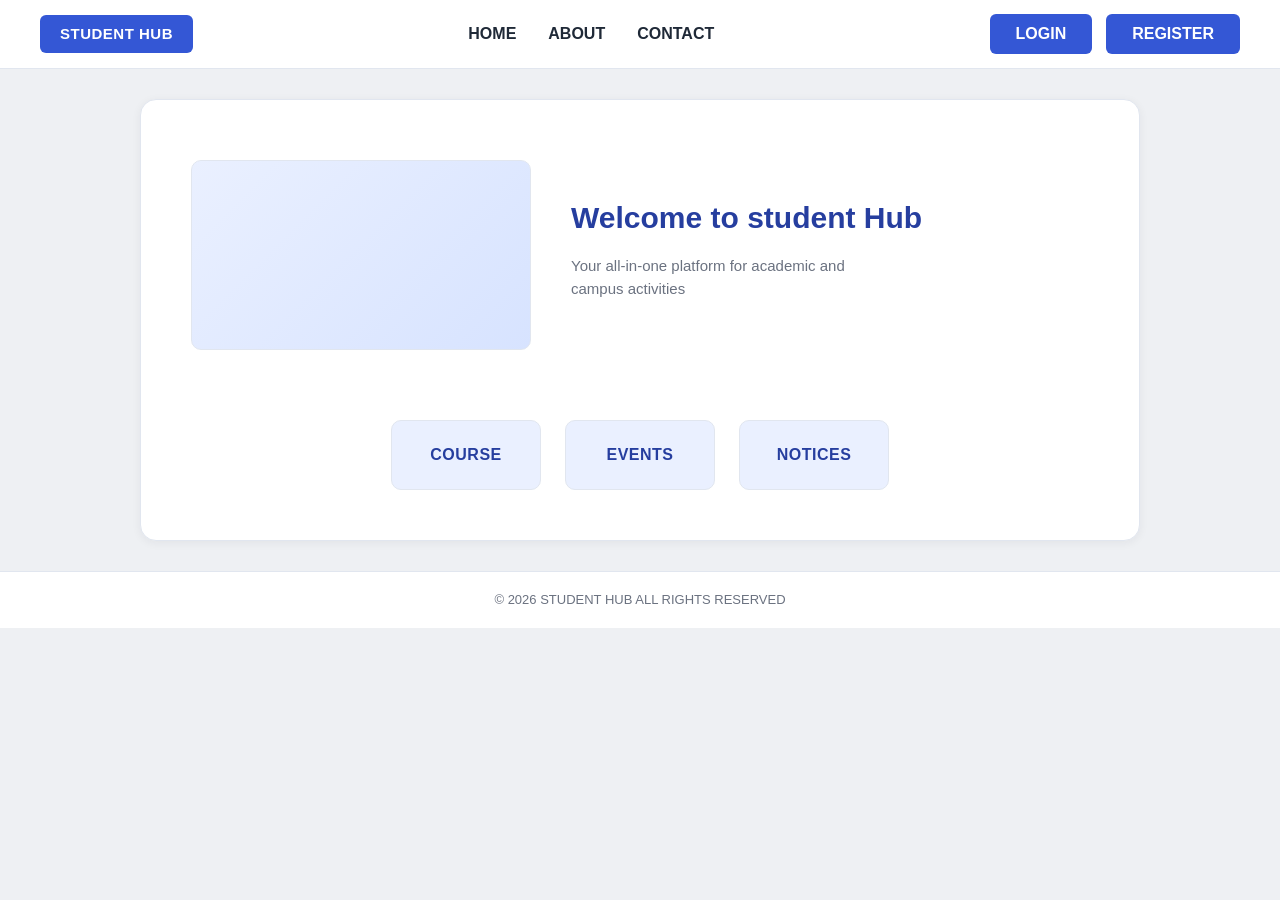
<file: index.html>
<!DOCTYPE html>

<html lang="en">
<head>
<meta charset="utf-8"/>
<title>Student Hub</title>
<link href="style.css" rel="stylesheet"/>
</head>
<body>
<header class="topnav">
<div class="logo-badge">STUDENT HUB</div>
<ul class="nav-links">
<li><a href="index.html">HOME</a></li>
<li><a href="#about">ABOUT</a></li>
<li><a href="#contact">CONTACT</a></li>
</ul>
<div class="nav-actions">
<a class="btn btn-primary" href="login.html">LOGIN</a>
<a class="btn btn-primary" href="register.html">REGISTER</a>
</div>
</header>
<main class="page-frame">
<section class="hero">
<div class="hero-image"></div>
<div class="hero-text">
<h1>Welcome to student Hub</h1>
<p>Your all-in-one platform for academic and<br/>campus activities</p>
</div>
</section>
<section class="feature-row">
<a href="courses.html"><div class="feature-box">COURSE</div></a>
<a href="dashboard.html"><div class="feature-box">EVENTS</div></a>
<a href="notices.html"><div class="feature-box">NOTICES</div></a>
</section>
</main>
<footer class="site-footer">
    © 2026  STUDENT HUB  ALL RIGHTS RESERVED
  </footer>
</body>
</html>
</file>
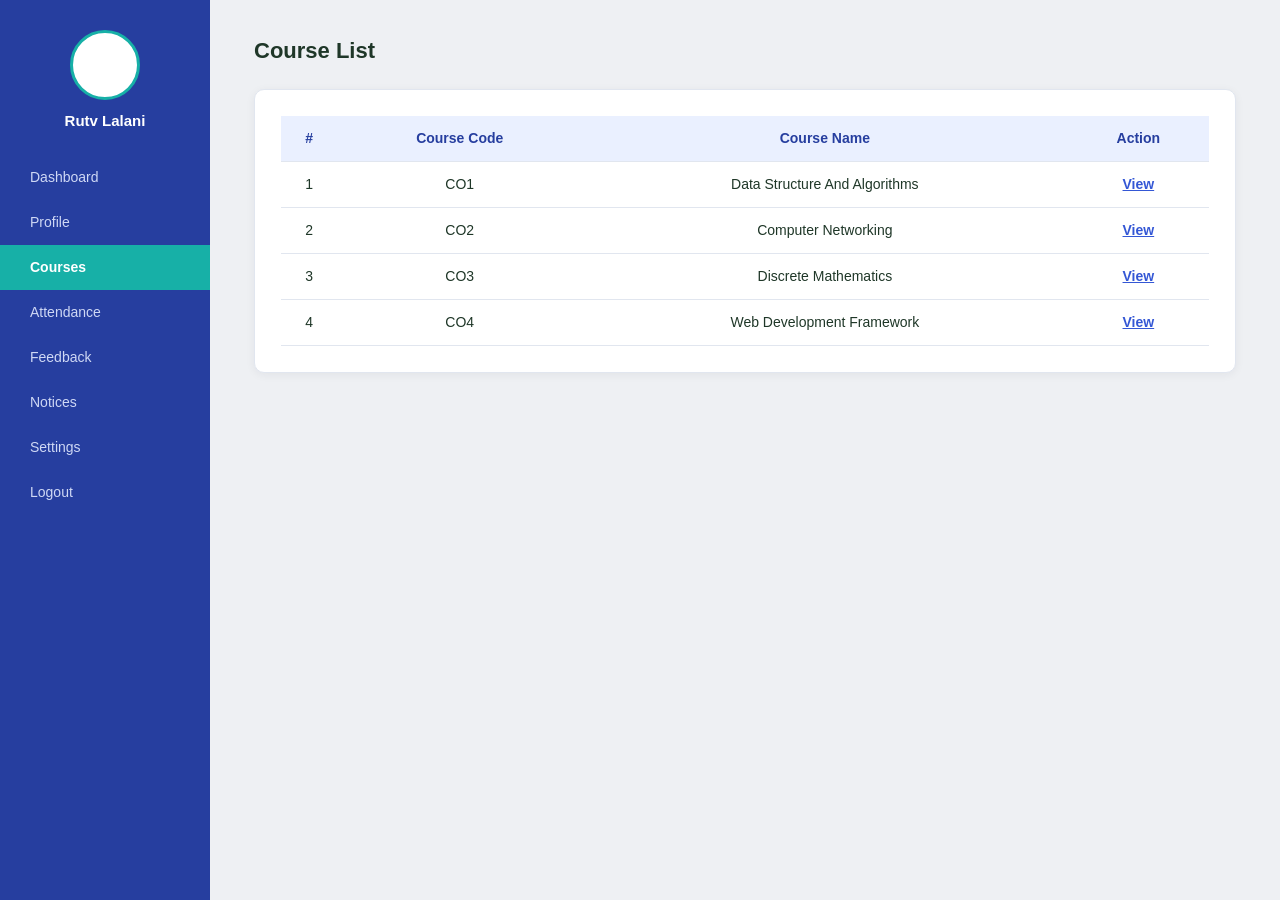
<file: courses.html>
<!DOCTYPE html>

<html lang="en">
<head>
<meta charset="utf-8"/>
<title>Courses - Student Hub</title>
<link href="style.css" rel="stylesheet"/>
</head>
<body>
<div class="app-layout">
<aside class="sidebar">
<div class="sidebar-avatar"></div>
<div class="sidebar-name">Rutv Lalani</div>
<ul class="sidebar-nav">
<li><a href="dashboard.html">Dashboard</a></li>
<li><a href="profile.html">Profile</a></li>
<li><a class="active" href="courses.html">Courses</a></li>
<li><a href="attendance.html">Attendance</a></li>
<li><a href="feedback.html">Feedback</a></li>
<li><a href="notices.html">Notices</a></li>
<li><a href="settings.html">Settings</a></li>
<li><a href="index.html">Logout</a></li>
</ul>
</aside>
<main class="main-content">
<h1 class="page-title">Course List</h1>
<div class="card">
<table class="data-table">
<thead>
<tr>
<th>#</th>
<th>Course Code</th>
<th>Course Name</th>
<th>Action</th>
</tr>
</thead>
<tbody>
<tr>
<td>1</td><td>CO1</td><td>Data Structure And Algorithms</td>
<td><a class="view-link" href="#">View</a></td>
</tr>
<tr>
<td>2</td><td>CO2</td><td>Computer Networking</td>
<td><a class="view-link" href="#">View</a></td>
</tr>
<tr>
<td>3</td><td>CO3</td><td>Discrete Mathematics</td>
<td><a class="view-link" href="#">View</a></td>
</tr>
<tr>
<td>4</td><td>CO4</td><td>Web Development Framework</td>
<td><a class="view-link" href="#">View</a></td>
</tr>
</tbody>
</table>
</div>
</main>
</div>
</body>
</html>
</file>
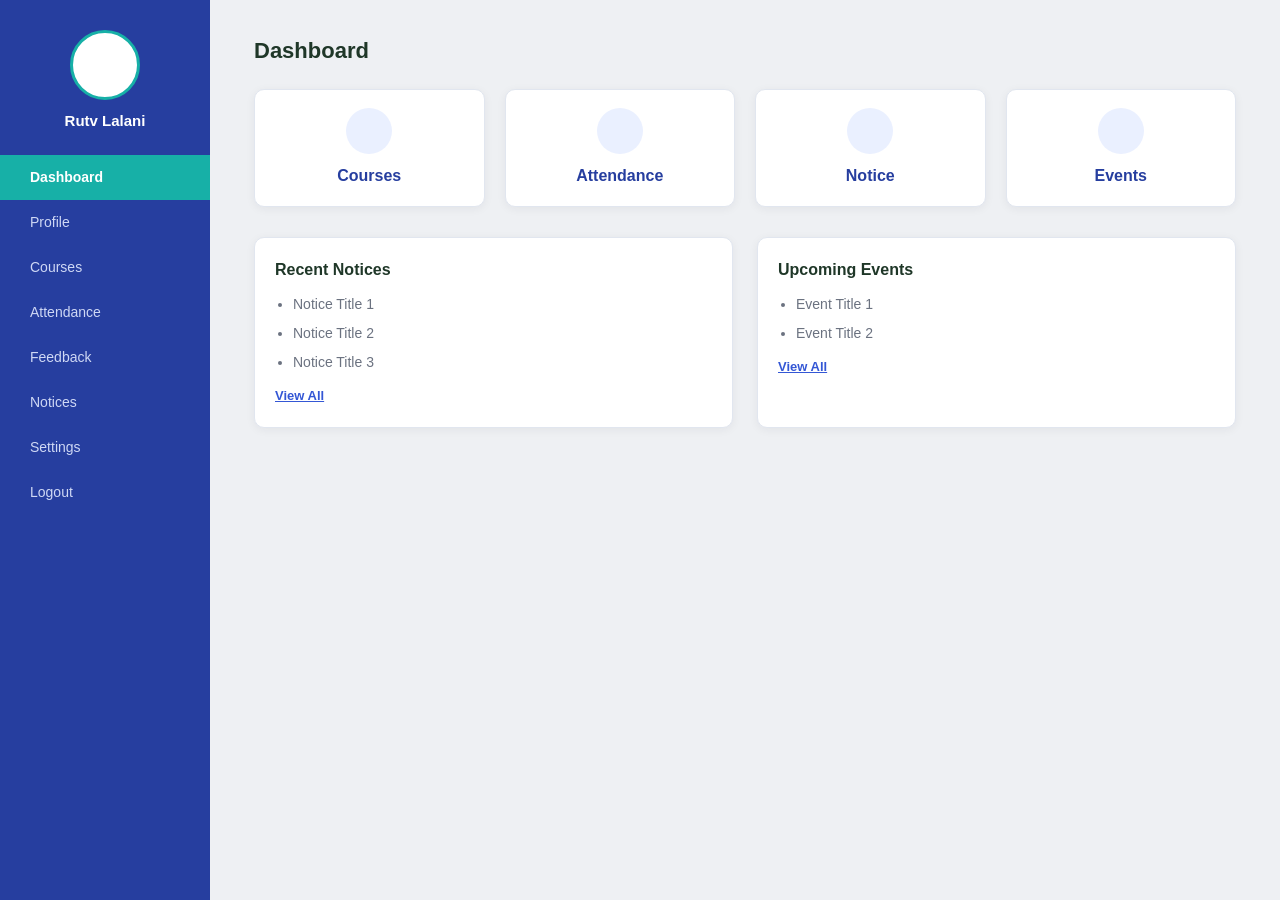
<file: dashboard.html>
<!DOCTYPE html>

<html lang="en">
<head>
<meta charset="utf-8"/>
<title>Dashboard - Student Hub</title>
<link href="style.css" rel="stylesheet"/>
</head>
<body>
<div class="app-layout">
<aside class="sidebar">
<div class="sidebar-avatar"></div>
<div class="sidebar-name">Rutv Lalani</div>
<ul class="sidebar-nav">
<li><a class="active" href="dashboard.html">Dashboard</a></li>
<li><a href="profile.html">Profile</a></li>
<li><a href="courses.html">Courses</a></li>
<li><a href="attendance.html">Attendance</a></li>
<li><a href="feedback.html">Feedback</a></li>
<li><a href="notices.html">Notices</a></li>
<li><a href="settings.html">Settings</a></li>
<li><a href="index.html">Logout</a></li>
</ul>
</aside>
<main class="main-content">
<h1 class="page-title">Dashboard</h1>
<div class="quicklink-row">
<a class="quicklink" href="courses.html"><div class="dot"></div>Courses</a>
<a class="quicklink" href="attendance.html"><div class="dot"></div>Attendance</a>
<a class="quicklink" href="notices.html"><div class="dot"></div>Notice</a>
<a class="quicklink" href="#events"><div class="dot"></div>Events</a>
</div>
<div class="summary-row">
<div class="summary-card">
<h3>Recent Notices</h3>
<ul>
<li>Notice Title 1</li>
<li>Notice Title 2</li>
<li>Notice Title 3</li>
</ul>
<a class="view-all" href="notices.html">View All</a>
</div>
<div class="summary-card">
<h3>Upcoming Events</h3>
<ul>
<li>Event Title 1</li>
<li>Event Title 2</li>
</ul>
<a class="view-all" href="#events">View All</a>
</div>
</div>
</main>
</div>
</body>
</html>
</file>
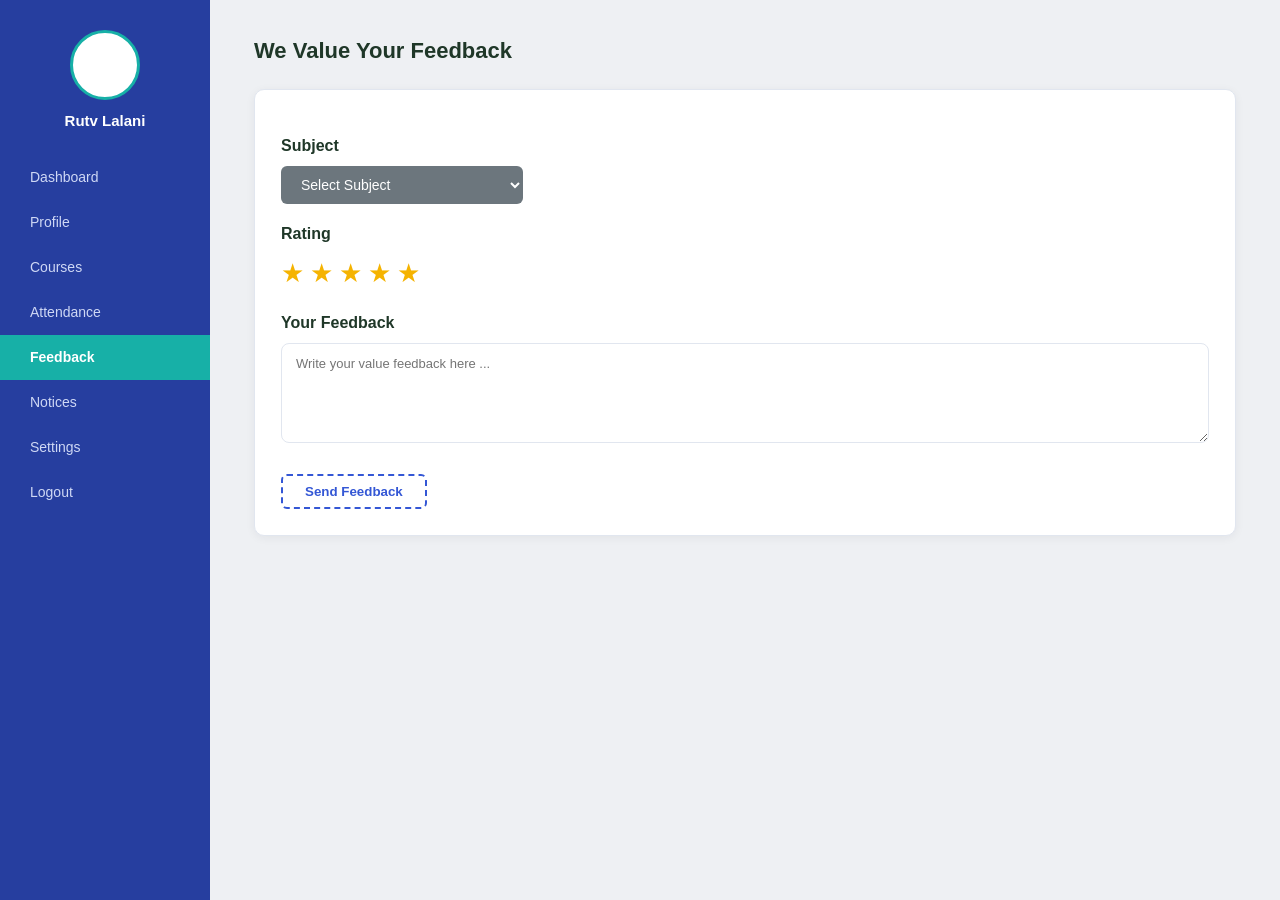
<file: feedback.html>
<!DOCTYPE html>

<html lang="en">
<head>
<meta charset="utf-8"/>
<title>Feedback - Student Hub</title>
<link href="style.css" rel="stylesheet"/>
</head>
<body>
<div class="app-layout">
<aside class="sidebar">
<div class="sidebar-avatar"></div>
<div class="sidebar-name">Rutv Lalani</div>
<ul class="sidebar-nav">
<li><a href="dashboard.html">Dashboard</a></li>
<li><a href="profile.html">Profile</a></li>
<li><a href="courses.html">Courses</a></li>
<li><a href="attendance.html">Attendance</a></li>
<li><a class="active" href="feedback.html">Feedback</a></li>
<li><a href="notices.html">Notices</a></li>
<li><a href="settings.html">Settings</a></li>
<li><a href="index.html">Logout</a></li>
</ul>
</aside>
<main class="main-content">
<h1 class="page-title">We Value Your Feedback</h1>
<div class="card feedback-form">
<form action="#" method="post">
<label for="subject">Subject</label>
<select class="select-input" id="subject">
<option>Select Subject</option>
<option>Data Structure And Algorithms</option>
<option>Computer Networking</option>
<option>Discrete Mathematics</option>
<option>Web Development Framework</option>
</select>
<label>Rating</label>
<div class="stars">★★★★★</div>
<label for="feedback-text">Your Feedback</label>
<textarea class="feedback-box" id="feedback-text" placeholder="Write your value feedback here ..."></textarea>
<button class="btn btn-outline" style="margin-top:24px;" type="submit">Send Feedback</button>
</form>
</div>
</main>
</div>
</body>
</html>
</file>
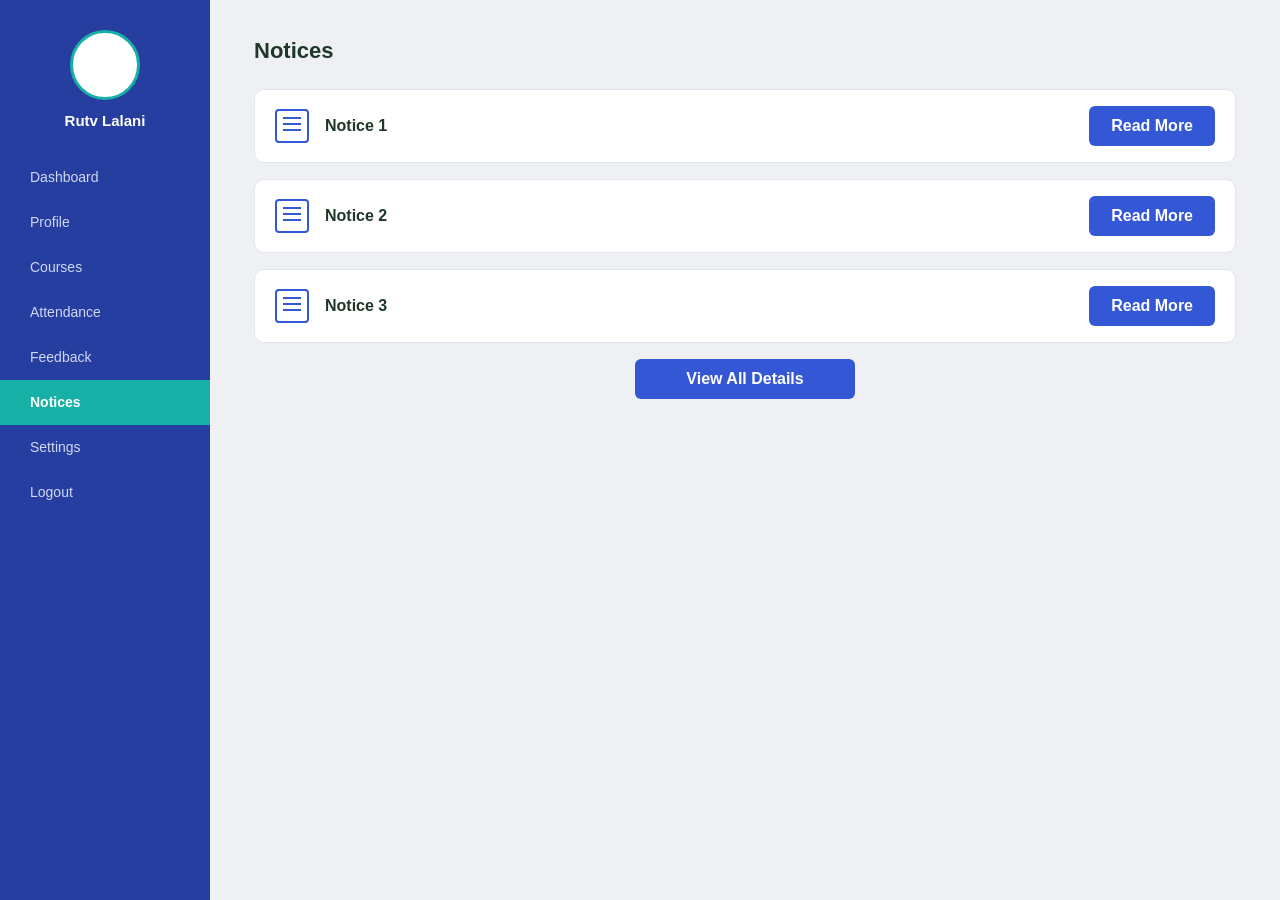
<file: notices.html>
<!DOCTYPE html>

<html lang="en">
<head>
<meta charset="utf-8"/>
<title>Notices - Student Hub</title>
<link href="style.css" rel="stylesheet"/>
</head>
<body>
<div class="app-layout">
<aside class="sidebar">
<div class="sidebar-avatar"></div>
<div class="sidebar-name">Rutv Lalani</div>
<ul class="sidebar-nav">
<li><a href="dashboard.html">Dashboard</a></li>
<li><a href="profile.html">Profile</a></li>
<li><a href="courses.html">Courses</a></li>
<li><a href="attendance.html">Attendance</a></li>
<li><a href="feedback.html">Feedback</a></li>
<li><a class="active" href="notices.html">Notices</a></li>
<li><a href="settings.html">Settings</a></li>
<li><a href="index.html">Logout</a></li>
</ul>
</aside>
<main class="main-content">
<h1 class="page-title">Notices</h1>
<div class="notice-card">
<div class="notice-icon"></div>
<div class="notice-title">Notice 1</div>
<a class="btn btn-primary" href="#">Read More</a>
</div>
<div class="notice-card">
<div class="notice-icon"></div>
<div class="notice-title">Notice 2</div>
<a class="btn btn-primary" href="#">Read More</a>
</div>
<div class="notice-card">
<div class="notice-icon"></div>
<div class="notice-title">Notice 3</div>
<a class="btn btn-primary" href="#">Read More</a>
</div>
<a class="btn btn-primary view-all-btn" href="#">View All Details</a>
</main>
</div>
</body>
</html>
</file>
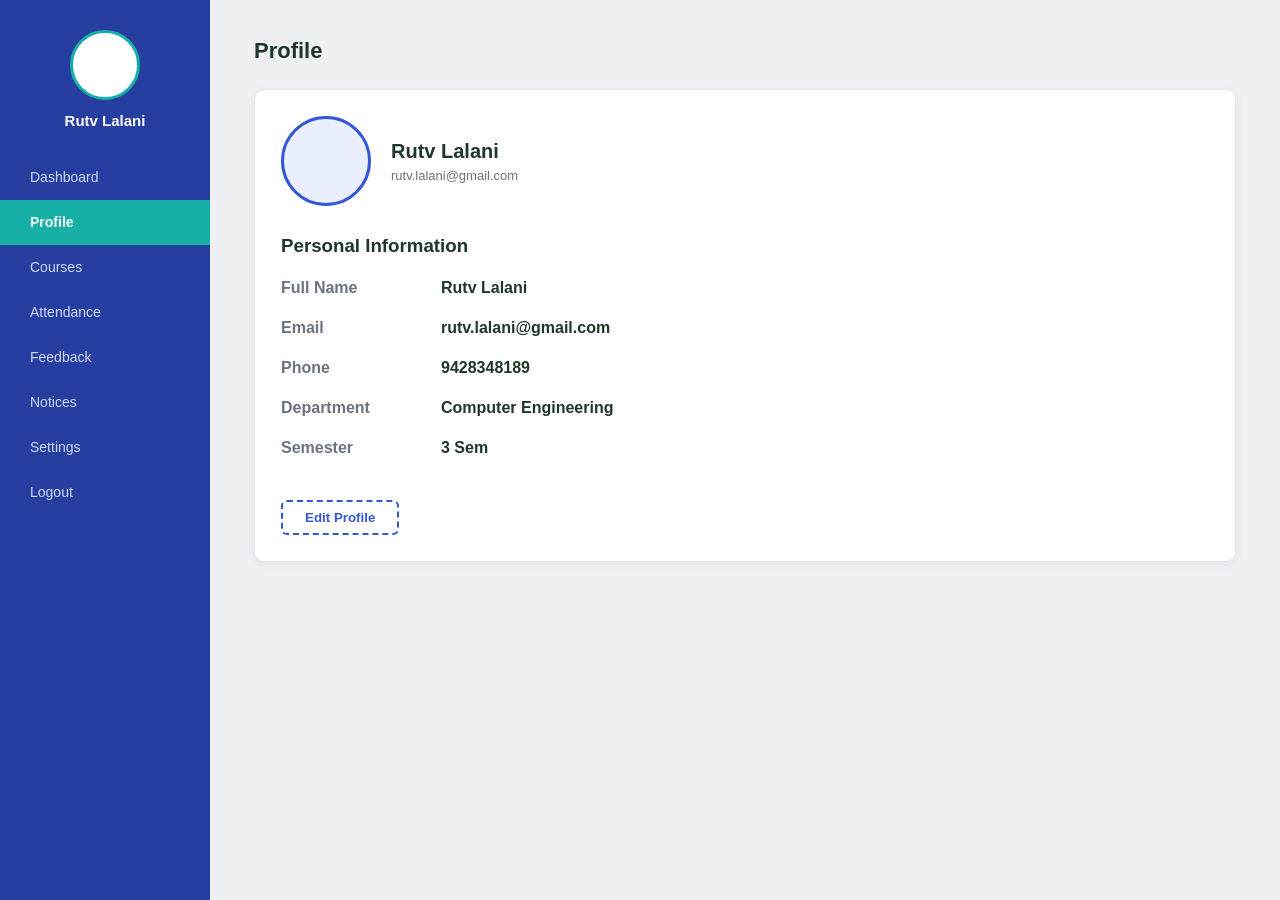
<file: profile.html>
<!DOCTYPE html>

<html lang="en">
<head>
<meta charset="utf-8"/>
<title>Profile - Student Hub</title>
<link href="style.css" rel="stylesheet"/>
</head>
<body>
<div class="app-layout">
<aside class="sidebar">
<div class="sidebar-avatar"></div>
<div class="sidebar-name">Rutv Lalani</div>
<ul class="sidebar-nav">
<li><a href="dashboard.html">Dashboard</a></li>
<li><a class="active" href="profile.html">Profile</a></li>
<li><a href="courses.html">Courses</a></li>
<li><a href="attendance.html">Attendance</a></li>
<li><a href="feedback.html">Feedback</a></li>
<li><a href="notices.html">Notices</a></li>
<li><a href="settings.html">Settings</a></li>
<li><a href="index.html">Logout</a></li>
</ul>
</aside>
<main class="main-content">
<h1 class="page-title">Profile</h1>
<div class="card">
<div class="profile-header">
<div class="avatar-lg"></div>
<div>
<div class="name">Rutv Lalani</div>
<div class="email">rutv.lalani@gmail.com</div>
</div>
</div>
<h3>Personal Information</h3>
<dl class="info-grid">
<dt>Full Name</dt><dd>Rutv Lalani</dd>
<dt>Email</dt><dd>rutv.lalani@gmail.com</dd>
<dt>Phone</dt><dd>9428348189</dd>
<dt>Department</dt><dd>Computer Engineering</dd>
<dt>Semester</dt><dd>3 Sem</dd>
</dl>
<button class="btn btn-outline" style="margin-top:24px;">Edit Profile</button>
</div>
</main>
</div>
</body>
</html>
</file>
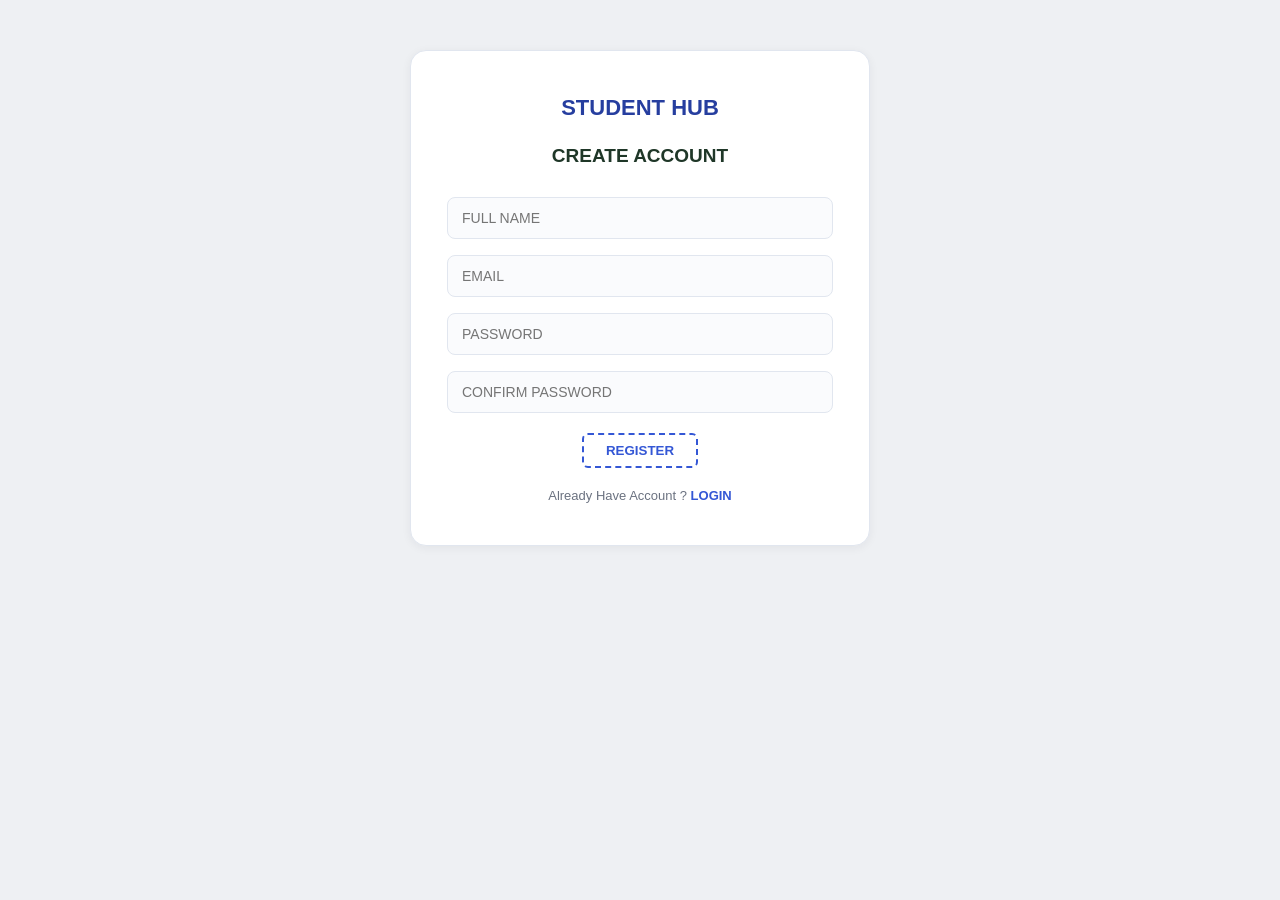
<file: register.html>
<!DOCTYPE html>

<html lang="en">
<head>
<meta charset="utf-8"/>
<title>Register - Student Hub</title>
<link href="style.css" rel="stylesheet"/>
</head>
<body>
<div class="auth-wrap">
<div class="auth-brand">STUDENT HUB</div>
<div class="auth-title">CREATE ACCOUNT</div>
<form action="#" method="post">
<div class="field field-plain">
<input placeholder="FULL NAME" required="" type="text"/>
</div>
<div class="field field-plain">
<input placeholder="EMAIL" required="" type="email"/>
</div>
<div class="field field-plain">
<input placeholder="PASSWORD" required="" type="password"/>
</div>
<div class="field field-plain">
<input placeholder="CONFIRM PASSWORD" required="" type="password"/>
</div>
<button class="btn btn-outline" style="display:block;margin:20px auto 0;" type="submit">REGISTER</button>
</form>
<div class="auth-switch">
      Already Have Account ? <a href="login.html">LOGIN</a>
</div>
</div>
</body>
</html>
</file>
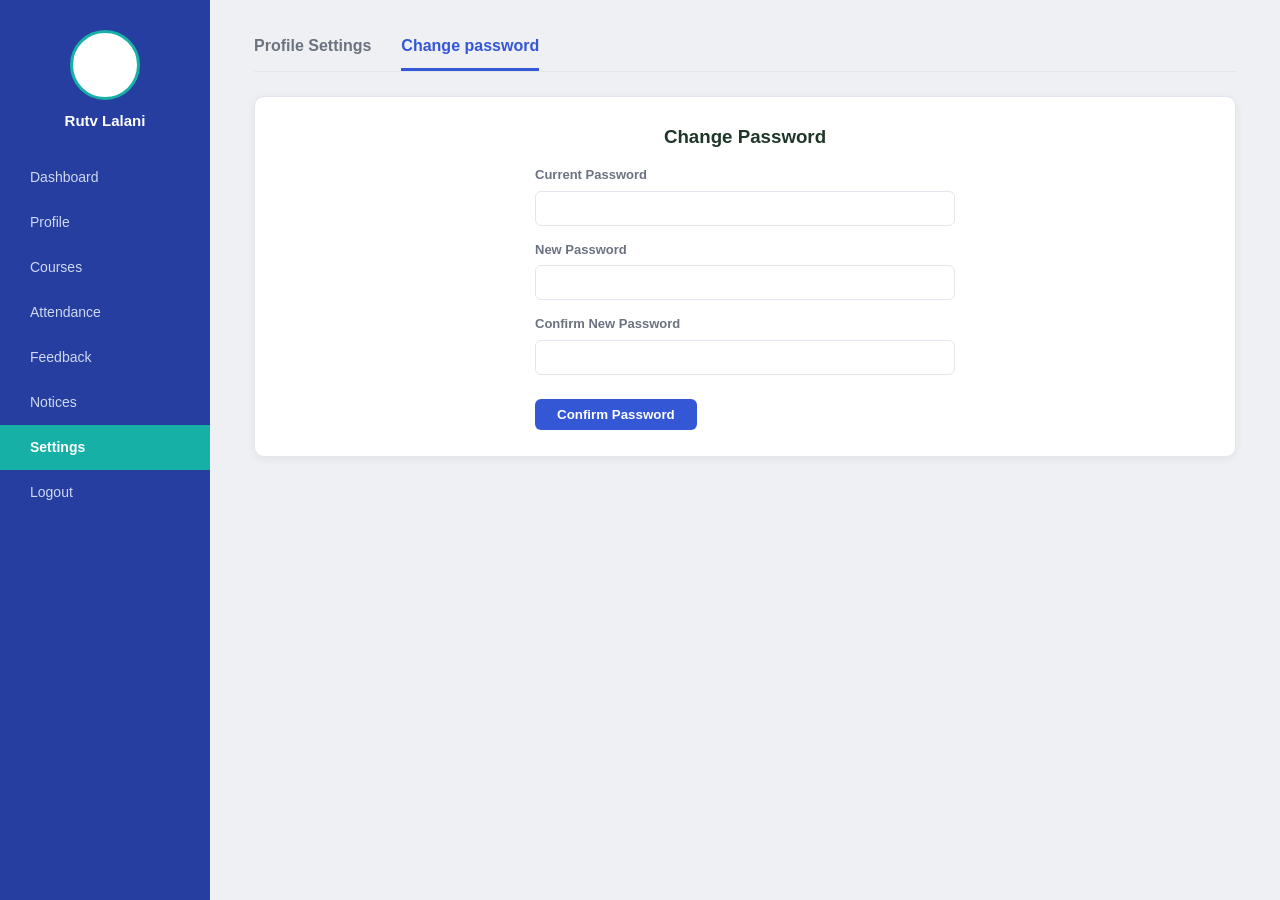
<file: settings.html>
<!DOCTYPE html>

<html lang="en">
<head>
<meta charset="utf-8"/>
<title>Settings - Student Hub</title>
<link href="style.css" rel="stylesheet"/>
</head>
<body>
<div class="app-layout">
<aside class="sidebar">
<div class="sidebar-avatar"></div>
<div class="sidebar-name">Rutv Lalani</div>
<ul class="sidebar-nav">
<li><a href="dashboard.html">Dashboard</a></li>
<li><a href="profile.html">Profile</a></li>
<li><a href="courses.html">Courses</a></li>
<li><a href="attendance.html">Attendance</a></li>
<li><a href="feedback.html">Feedback</a></li>
<li><a href="notices.html">Notices</a></li>
<li><a class="active" href="settings.html">Settings</a></li>
<li><a href="index.html">Logout</a></li>
</ul>
</aside>
<main class="main-content">
<div class="settings-tabs">
<div class="tab">Profile Settings</div>
<div class="tab active">Change password</div>
</div>
<div class="card">
<h3 style="text-align:center;">Change Password</h3>
<form action="#" class="settings-form" method="post" style="margin:0 auto;">
<label for="current-pw">Current Password</label>
<input id="current-pw" type="password"/>
<label for="new-pw">New Password</label>
<input id="new-pw" type="password"/>
<label for="confirm-pw">Confirm New Password</label>
<input id="confirm-pw" type="password"/>
<button class="btn btn-primary" style="margin-top:24px;" type="submit">Confirm Password</button>
</form>
</div>
</main>
</div>
</body>
</html>
</file>
<file: style.css>
* {
  box-sizing: border-box;
}

body {
  margin: 0;
  font-family: "Segoe UI", Arial, Helvetica, sans-serif;
  background-color: #eef0f3;
  color: #1f3728;
  line-height: 1.5;
}

a {
  color: inherit;
  text-decoration: none;
}

img {
  max-width: 100%;
  display: block;
}

h1, h2, h3 {
  margin: 0 0 8px 0;
}

/* generic button look shared by wireframe "boxes" */
.btn {
  display: inline-block;
  padding: 8px 22px;
  border-radius: 6px;
  border: none;
  font-weight: 600;
  cursor: pointer;
  text-align: center;
}

.btn-primary {
  background-color: #3457D5;
  color: #FFFFFF;
}
.btn-primary:hover {
  background-color: #263e9f;
}

.btn-outline {
  background-color: transparent;
  border: 2px dashed #3457D5;
  color: #3457D5;
}
.btn-outline:hover {
  background-color: #EAF0FF;
}

.btn-block {
  width: 100%;
}

/* TOP NAVBAR  (Home / Login / Register pages) */
.topnav {
  display: flex;
  align-items: center;
  justify-content: space-between;
  padding: 14px 40px;
  background-color: #FFFFFF;
  border-bottom: 1px solid #E1E6EF;
}

.logo-badge {
  background-color: #3457D5;
  color: #FFFFFF;
  font-weight: 700;
  letter-spacing: 0.5px;
  padding: 8px 20px;
  border-radius: 6px;
  font-size: 15px;
}

.nav-links {
  display: flex;
  gap: 32px;
  list-style: none;
  margin: 0;
  padding: 0;
}

.nav-links a {
  font-weight: 600;
  color: #1F2937;
}
.nav-links a:hover {
  color: #3457D5;
}

.nav-actions {
  display: flex;
  gap: 14px;
}

.nav-actions .btn {
  padding: 8px 26px;
}

/* PAGE FRAME — the big bordered box each wireframe screen sits in */
.page-frame {
  max-width: 1000px;
  margin: 30px auto;
  background-color: #FFFFFF;
  border: 1px solid #E1E6EF;
  border-radius: 16px;
  box-shadow: 0 2px 10px rgba(31, 41, 55, 0.06);
  overflow: hidden;
}

/* HERO (home page) */
.hero {
  display: flex;
  align-items: center;
  justify-content: space-between;
  gap: 40px;
  padding: 60px 50px;
  flex-wrap: wrap;
}

.hero-image {
  flex: 0 0 340px;
  height: 190px;
  border-radius: 10px;
  background-image: linear-gradient(135deg, #EAF0FF, #d7e3ff);
  border: 1px solid #E1E6EF;
  display: flex;
  align-items: center;
  justify-content: center;
  color: #3457D5;
  font-weight: 700;
  font-size: 14px;
}

.hero-text {
  flex: 1 1 320px;
}
.hero-text h1 {
  font-size: 30px;
  color: #263e9f;
}
.hero-text p {
  color: #6B7280;
  font-size: 15px;
}

/* FEATURE BOXES (course / events / notices on home) */
.feature-row {
  display: flex;
  gap: 24px;
  padding: 10px 50px 50px;
  flex-wrap: wrap;
  justify-content: center;
}

.feature-box {
  flex: 1 1 160px;
  min-width: 150px;
  background-color: #EAF0FF;
  border: 1px solid #E1E6EF;
  border-radius: 10px;
  padding: 22px 10px;
  text-align: center;
  font-weight: 700;
  color: #263e9f;
  letter-spacing: 0.5px;
}

/* FOOTER */
.site-footer {
  text-align: center;
  padding: 18px;
  color: #6B7280;
  font-size: 13px;
  border-top: 1px solid #E1E6EF;
  background-color: #FFFFFF;
}

/* AUTH PAGES (login / register) */
.auth-wrap {
  max-width: 460px;
  margin: 50px auto;
  background-color: #FFFFFF;
  border: 1px solid #E1E6EF;
  border-radius: 16px;
  box-shadow: 0 2px 10px rgba(31, 41, 55, 0.06);
  padding: 40px 36px;
}

.auth-brand {
  text-align: center;
  font-size: 22px;
  font-weight: 800;
  color: #263e9f;
  margin-bottom: 18px;
}

.auth-title {
  text-align: center;
  font-size: 19px;
  font-weight: 700;
  margin-bottom: 26px;
}

.field {
  margin-bottom: 16px;
  position: relative;
}

.field input {
  width: 100%;
  padding: 12px 14px 12px 40px;
  border: 1px solid #E1E6EF;
  border-radius: 8px;
  font-size: 14px;
  background-color: #FAFBFD;
}
.field input:focus {
  outline: 2px solid #EAF0FF;
  border-color: #3457D5;
}

.field .icon {
  position: absolute;
  left: 13px;
  top: 50%;
  transform: translateY(-50%);
  color: #6B7280;
  font-size: 15px;
}

.field-plain input {
  padding-left: 14px;
}

.forgot-link {
  display: block;
  text-align: center;
  color: #3457D5;
  font-size: 13px;
  margin: 4px 0 20px;
  font-weight: 600;
}

.auth-switch {
  text-align: center;
  margin-top: 18px;
  font-size: 13px;
  color: #6B7280;
}
.auth-switch a {
  color: #3457D5;
  font-weight: 700;
}

/* DASHBOARD LAYOUT (sidebar + main) */
.app-layout {
  display: flex;
  min-height: 100vh;
}

.sidebar {
  flex: 0 0 210px;
  background-color: #263e9f;
  color: #FFFFFF;
  padding: 30px 0;
  display: flex;
  flex-direction: column;
  align-items: center;
}

.sidebar-avatar {
  width: 70px;
  height: 70px;
  border-radius: 50%;
  background-color: #FFFFFF;
  border: 3px solid #17B0A7;
  margin-bottom: 10px;
}

.sidebar-name {
  font-weight: 700;
  margin-bottom: 22px;
  font-size: 15px;
}

.sidebar-nav {
  list-style: none;
  margin: 0;
  padding: 0;
  width: 100%;
}

.sidebar-nav li a {
  display: block;
  padding: 12px 30px;
  font-size: 14px;
  color: #cfd8f5;
  font-weight: 500;
}

.sidebar-nav li a:hover {
  background-color: rgba(255, 255, 255, 0.08);
  color: #FFFFFF;
}

.sidebar-nav li a.active {
  background-color: #17B0A7;
  color: #FFFFFF;
  font-weight: 700;
}

.main-content {
  flex: 1;
  padding: 34px 44px;
}

.page-title {
  font-size: 22px;
  font-weight: 800;
  margin-bottom: 22px;
}

/* quick-link icon row on dashboard */
.quicklink-row {
  display: flex;
  gap: 20px;
  margin-bottom: 30px;
  flex-wrap: wrap;
}

.quicklink {
  flex: 1 1 120px;
  background-color: #FFFFFF;
  border: 1px solid #E1E6EF;
  border-radius: 10px;
  box-shadow: 0 2px 10px rgba(31, 41, 55, 0.06);
  text-align: center;
  padding: 18px 8px;
  font-weight: 700;
  color: #263e9f;
}

.quicklink .dot {
  width: 46px;
  height: 46px;
  border-radius: 50%;
  background-color: #EAF0FF;
  margin: 0 auto 10px;
}

/* two summary cards on dashboard */
.summary-row {
  display: flex;
  gap: 24px;
  flex-wrap: wrap;
}

.summary-card {
  flex: 1 1 260px;
  background-color: #FFFFFF;
  border: 1px solid #E1E6EF;
  border-radius: 10px;
  box-shadow: 0 2px 10px rgba(31, 41, 55, 0.06);
  padding: 20px;
}

.summary-card h3 {
  font-size: 16px;
  margin-bottom: 12px;
}
.summary-card ul {
  margin: 0 0 10px 0;
  padding-left: 18px;
  color: #6B7280;
  font-size: 14px;
}
.summary-card ul li {
  margin-bottom: 8px;
}

.view-all {
  font-weight: 700;
  text-decoration: underline;
  color: #3457D5;
  font-size: 13px;
}

/* CARD (generic content box used across dashboard pages) */
.card {
  background-color: #FFFFFF;
  border: 1px solid #E1E6EF;
  border-radius: 10px;
  box-shadow: 0 2px 10px rgba(31, 41, 55, 0.06);
  padding: 26px;
}

/* PROFILE PAGE */
.profile-header {
  display: flex;
  align-items: center;
  gap: 20px;
  margin-bottom: 26px;
}

.profile-header .avatar-lg {
  width: 90px;
  height: 90px;
  border-radius: 50%;
  background-color: #EAF0FF;
  border: 3px solid #3457D5;
}

.profile-header .name {
  font-size: 20px;
  font-weight: 800;
}
.profile-header .email {
  color: #6B7280;
  font-size: 13px;
}

.info-grid {
  display: grid;
  grid-template-columns: 160px 1fr;
  row-gap: 16px;
}

.info-grid dt {
  color: #6B7280;
  font-weight: 600;
}
.info-grid dd {
  margin: 0;
  font-weight: 600;
}

/* TABLES (courses / attendance) */
table.data-table {
  width: 100%;
  border-collapse: collapse;
}

.data-table th, .data-table td {
  text-align: center;
  padding: 12px 8px;
  border-bottom: 1px solid #E1E6EF;
  font-size: 14px;
}

.data-table th {
  background-color: #EAF0FF;
  color: #263e9f;
  font-weight: 700;
}

.data-table a.view-link {
  color: #3457D5;
  font-weight: 700;
  text-decoration: underline;
}

/* attendance summary */
.attendance-summary {
  display: flex;
  align-items: center;
  gap: 40px;
  margin-bottom: 26px;
  flex-wrap: wrap;
}

.percent-circle {
  width: 80px;
  height: 80px;
  border-radius: 50%;
  background-color: #17B0A7;
  color: #FFFFFF;
  font-weight: 800;
  display: flex;
  align-items: center;
  justify-content: center;
  font-size: 16px;
}

/* NOTICES PAGE */
.notice-card {
  display: flex;
  align-items: center;
  gap: 16px;
  border: 1px solid #E1E6EF;
  border-radius: 10px;
  padding: 16px 20px;
  margin-bottom: 16px;
  background-color: #FFFFFF;
}

.notice-icon {
  flex: 0 0 34px;
  width: 34px;
  height: 34px;
  border: 2px solid #3457D5;
  border-radius: 4px;
  position: relative;
}
.notice-icon::before {
  content: "";
  position: absolute;
  top: 6px;
  left: 6px;
  right: 6px;
  height: 2px;
  background-color: #3457D5;
  box-shadow: 0 6px 0 #3457D5, 0 12px 0 #3457D5;
}

.notice-title {
  flex: 1;
  font-weight: 700;
}

.view-all-btn {
  display: block;
  margin: 10px auto 0;
  width: 220px;
}

/* FEEDBACK PAGE */
.feedback-form label {
  display: block;
  font-weight: 700;
  margin-bottom: 8px;
  margin-top: 18px;
}

select.select-input {
  padding: 10px 16px;
  border-radius: 6px;
  border: none;
  background-color: #6C767D;
  color: #FFFFFF;
  font-size: 14px;
}

.stars {
  font-size: 26px;
  color: #F5B301;
  letter-spacing: 6px;
}

textarea.feedback-box {
  width: 100%;
  min-height: 100px;
  border: 1px solid #E1E6EF;
  border-radius: 8px;
  padding: 12px 14px;
  font-family: inherit;
  font-size: 13px;
  color: #6B7280;
  resize: vertical;
}

/* SETTINGS PAGE */
.settings-tabs {
  display: flex;
  gap: 30px;
  border-bottom: 1px solid #E1E6EF;
  margin-bottom: 24px;
}

.settings-tabs .tab {
  padding-bottom: 10px;
  font-weight: 700;
  color: #6B7280;
}

.settings-tabs .tab.active {
  color: #3457D5;
  border-bottom: 3px solid #3457D5;
}

.settings-form {
  max-width: 420px;
}

.settings-form label {
  display: block;
  font-size: 13px;
  color: #6B7280;
  font-weight: 600;
  margin: 14px 0 6px;
}

.settings-form input {
  width: 100%;
  border: 1px solid #E1E6EF;
  border-radius: 6px;
  padding: 9px 12px;
  font-size: 13px;
}

/* RESPONSIVE (for smaller screens, like phones) */
@media (max-width: 768px) {
  .app-layout {
    flex-direction: column;
  }
  .sidebar {
    flex: none;
    width: 100%;
    flex-direction: row;
    flex-wrap: wrap;
    justify-content: center;
    padding: 16px;
  }
  .sidebar-avatar {
    display: none;
  }
  .sidebar-nav {
    display: flex;
    flex-wrap: wrap;
    justify-content: center;
    width: auto;
  }
  .sidebar-nav li a {
    padding: 8px 14px;
  }
  .topnav {
    flex-direction: column;
    gap: 14px;
  }
  .nav-links {
    flex-wrap: wrap;
    justify-content: center;
  }
  .hero {
    padding: 30px 20px;
  }
  .main-content {
    padding: 20px;
  }
  .info-grid {
    grid-template-columns: 1fr;
  }
}
</file>
